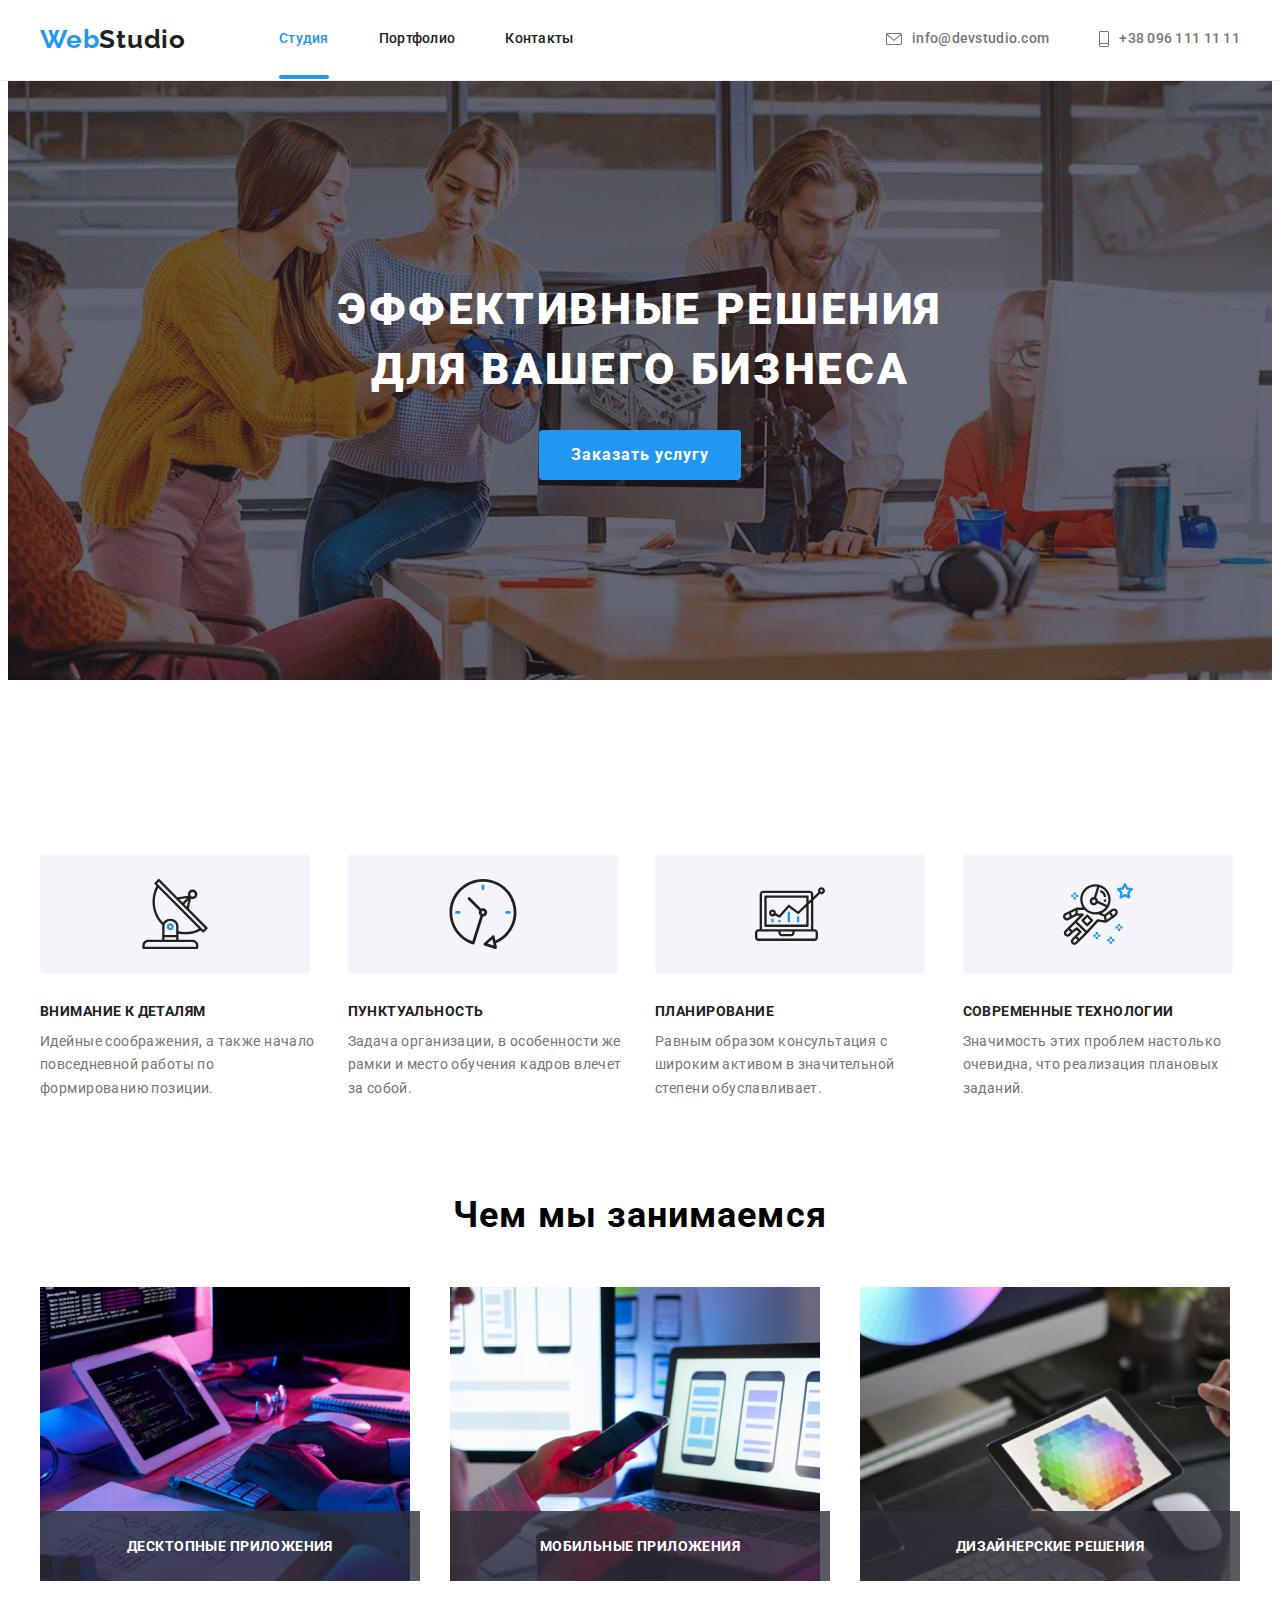
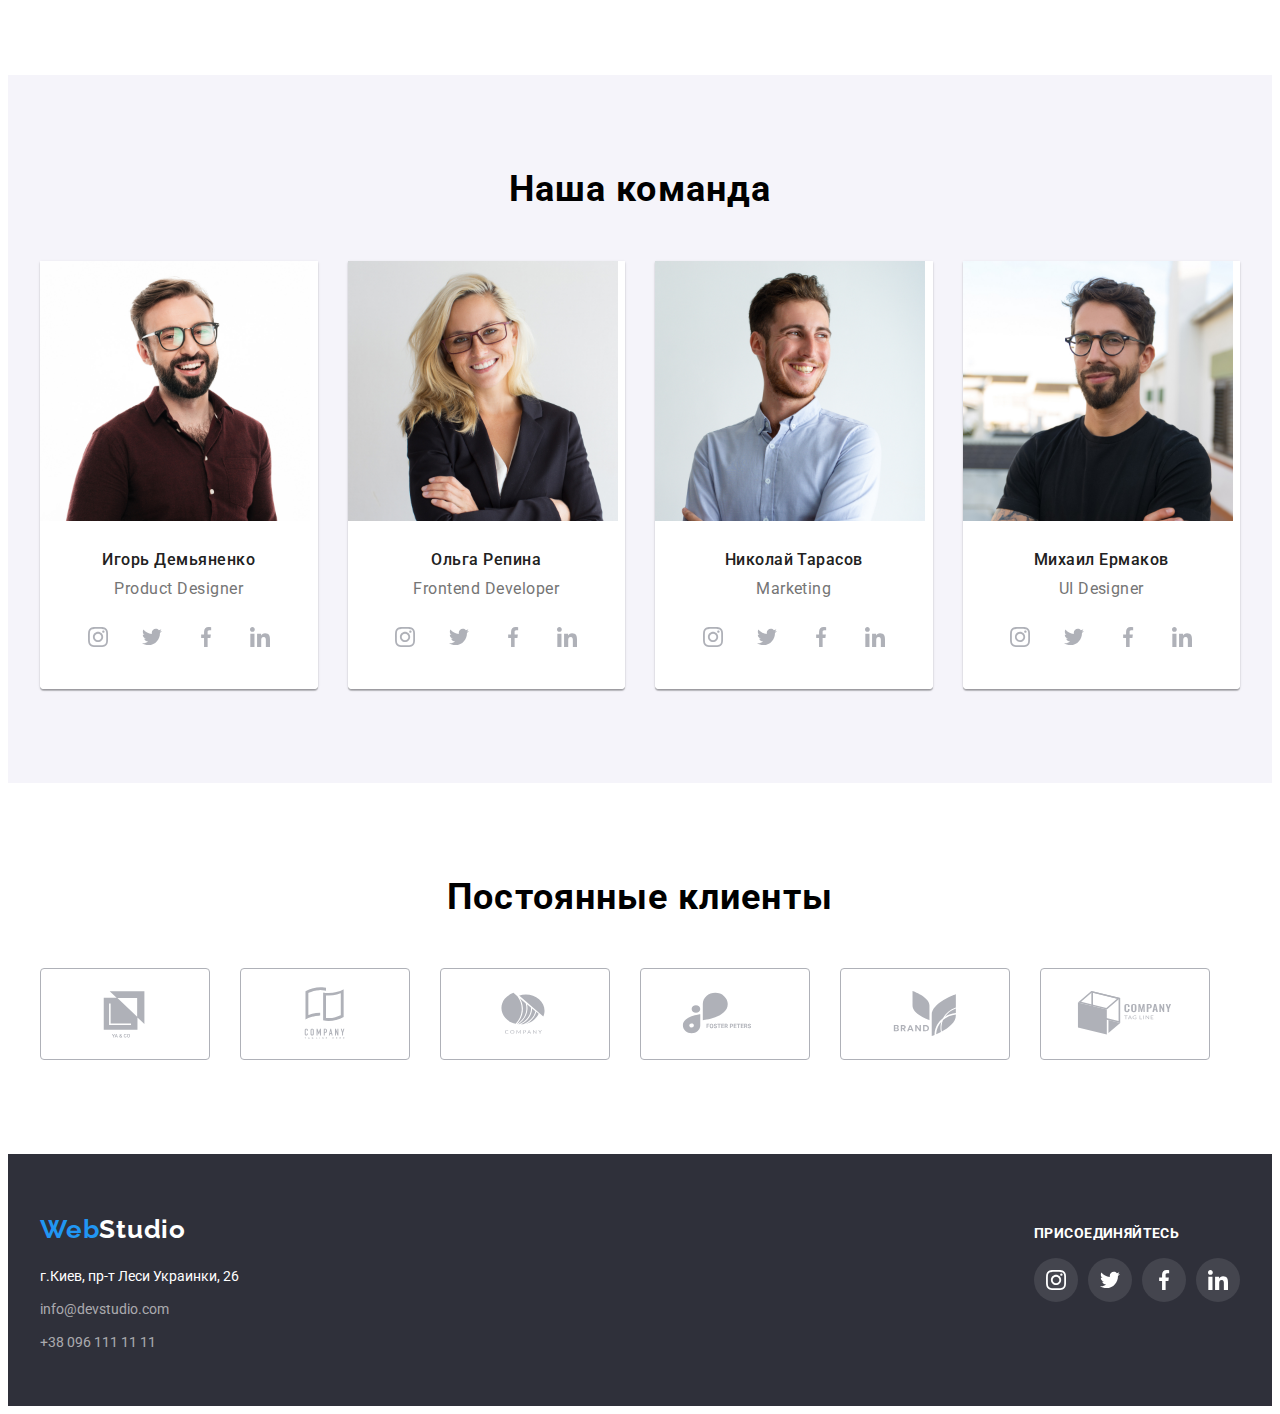
<file: index.html>
<!DOCTYPE html>
<html lang="ru">
<head>
    <meta charset="UTF-8" />
    <meta http-equiv="X-UA-Compatible" content="IE=edge" />
    <meta name="viewport" content="width=device-width, initial-scale=1.0" />
    <title>WebStudio</title>
    <link rel="stylesheet" href="https://cdnjs.cloudflare.com/ajax/libs/modern-normalize/1.1.0/modern-normalize.min.css"
        integrity="sha512-wpPYUAdjBVSE4KJnH1VR1HeZfpl1ub8YT/NKx4PuQ5NmX2tKuGu6U/JRp5y+Y8XG2tV+wKQpNHVUX03MfMFn9Q=="
        crossorigin="anonymous" referrerpolicy="no-referrer" />
    <link rel="preconnect" href="https://fonts.googleapis.com" />
    <link rel="preconnect" href="https://fonts.gstatic.com" crossorigin />
    <link
        href="https://fonts.googleapis.com/css2?family=Raleway:wght@700&family=Roboto:wght@400;500;700;900&display=swap"
        rel="stylesheet" />
    <link rel="stylesheet" href="./css/style.css" />



</head>

<body>
        <div class="backdrop is-hidden" data-modal>
            <div class="modal">
                <button class="button-close" type="button" data-modal-close><svg class="close" width="11" height="11">
                        <use href="./images/sprite.svg#icon-close"></use>
                    </svg></button>
            </div>
        </div>
    <!--header-->
    <header class="header">
        <div class="container header-content">

            <nav class="header-nav">
                <a class="header-logo link" href="/"> <span class="header-logo-part">Web</span>Studio</a>
                <ul class="menu-list list">
                    <li class="menu-item "><a class=" menu menu-link current link " href="./index.html">Студия</a></li>

                    <li class="menu-item"><a class=" menu menu-link link" href="./portfolio.html">Портфолио</a></li>
                    <li class="menu-item"><a class="menu menu-link link" href="#">Контакты</a></li>
                </ul>
            </nav>


            <ul class="menu-auto-list list">
                <li class="menu-auto-item "><a class=" menu header-mail link"
                        href="mailto:info@devstudio.com"><svg class="header-icon" width="16" height="12">
                            <use href="./images/sprite.svg#icon-mail-icon"></use>
                        </svg> info@devstudio.com</a></li>
                <li class="menu-auto-item "><a class=" menu header-tel link" 
                    href="tel:380961111111"><svg class="header-icon" width="10" height="16">
                        <use href="./images/sprite.svg#icon-smartphone-icon"></use>
                    </svg>+38 096 111 11 11</a></li>
            </ul>
        </div>
    </header>
    <!--our advantages-->
    <main class="main-section">
        <!-- hiro-->
        <section class="section section-hero ">

            <div class="container">
                <h1 class="main-title">
                    Эффективные решения
                    для вашего бизнеса
                </h1>
                <button class="main-btn" type="button" data-modal-open>Заказать услугу</button>
            </div>
        </section>

        <!--benefits-->

        <section class="section benefits-section">
            
            <div class="container">

                <h2 class="section-litle visually-hidden">Наши преимущества</h2>

                <ul class="item-benefits list">

                    <li class="list-benefits list">
                        <div class="benefits-icons">
                        <svg class="benefits-icon" width="70" height="70">
                            <use href="./images/sprite.svg#icon-ant-icon"></use>
                        </svg>
                        </div>
                        <div class="benefits-notification">
                        <h3 class="list-title-benefits">Внимание к деталям</h3>
                        <p class="text-benefits">
                            Идейные соображения, а также начало повседневной работы по
                            формированию позиции.
                        </p>
                        </div>
                    </li>

                    <li class="list-benefits list ">
                        <div class="benefits-icons">
                        <svg class="benefits-icon" width="70" height="70">
                            <use href="./images/sprite.svg#icon-clock-icon"></use>
                        </svg>
                        </div>
                        <div class="benefits-notification">
                        <h3 class="list-title-benefits">Пунктуальность</h3>
                        <p class="text-benefits">
                            Задача организации, в особенности же рамки и место обучения кадров
                            влечет за собой.
                        </p>
                        </div>
                    </li>

                    <li class="list-benefits list">
                        <div class="benefits-icons">
                        <svg class="benefits-icon" width="70" height="70">
                            <use href="./images/sprite.svg#icon-comp-icon"></use>
                        </svg>
                        </div>
                        <div class="benefits-notification">
                        <h3 class="list-title-benefits">Планирование</h3>
                        <p class="text-benefits">
                            Равным образом консультация с широким активом в значительной
                            степени обуславливает.
                        </p>
                        </div>
                    </li>

                    <li class="list-benefits list">
                        <div class="benefits-icons">
                        <svg class="benefits-icon" width="70" height="70">
                            <use href="./images/sprite.svg#icon-cosmonaut-icon"></use>
                        </svg>
                        </div>
                        <div class="benefits-notification">
                        <h3 class="list-title-benefits">Современные технологии</h3>
                        <p class="text-benefits">
                            Значимость этих проблем настолько очевидна, что реализация
                            плановых заданий.
                        </p>
                        </div>
                    </li>

                </ul>
            </div>

        </section>
        <!--what are we doing-->
        <section class="section activity-section">
            <div class="container">
                <h2 class="section-title">Чем мы занимаемся</h2>

                <ul class="item-activity">
                    <li class="activity-img list">
                        <img src="./images/img1.jpg" width="370" alt="картинка-верска-сайта" />
                        <div class="notification-container">
                            <p class="activity-notification">Десктопные приложения</p>
                        </div>
                        </li>

                        <li class="activity-img list">
                        <img src="./images/img2.jpg" width="370" alt="картинка-разработка-мобильных-приложений" />
                        <div class="notification-container">
                            <p class="activity-notification">Мобильные приложения</p>
                        </div>
                    </li>

                    <li class="activity-img list">
                        <img src="./images/img3.jpg" width="370" alt="картинка-разработка-игр" />
                        <div class="notification-container">
                            <p class="activity-notification">Дизайнерские решения</p>
                        </div>
                    </li>

                </ul>
            </div>
        </section>
        <!--team-->
        <section class="section team-seaction">
            <div class="container">
                <h2 class="section-title">Наша команда</h2>
                <ul class="item-team">

                    <li class="team-card list">
                        <img class="team-img" src="./images/img4.jpg" width="270" alt="фото-сотрудника" />
                        <div class="staff">
                            <h3 class="team-title">Игорь Демьяненко</h3>
                            <p class="team-text" lang="en">Product Designer</p>
                            <ul class="team-social list social-list">
                                <li class="social-item">
                                    <a href="" class="social-link">
                                        <svg class="social-icon" width="20" height="20">
                                            <use href="./images/sprite.svg#icon-instagram-icon"></use>
                                        </svg>
                                    </a>
                                </li>
                                <li class="social-item">
                                    <a href="" class="social-link">
                                        <svg class="social-icon" width="20" height="20">
                                            <use href="./images/sprite.svg#icon-twitter-icon"></use>
                                        </svg>
                                    </a>
                                </li>
                                <li class="social-item">
                                    <a href="" class="social-link">
                                        <svg class="social-icon" width="20" height="20">
                                            <use href="./images/sprite.svg#icon-facebook-icon"></use>
                                        </svg>
                                    </a>
                                </li><li class="social-item">
                                    <a href="" class="social-link">
                                        <svg class="social-icon" width="20" height="20">
                                            <use href="./images/sprite.svg#icon-linkedin-icon"></use>
                                        </svg>
                                    </a>
                                </li>
                            </ul>
                        </div>
                    </li>
                    <li class="team-card list">
                        <img class="team-img" src="./images/img5.jpg" width="270"
                            alt="фото-сотрудника" />
                        <div class="staff">
                            <h3 class="team-title">Ольга Репина</h3>
                            <p class="team-text" lang="en">Frontend Developer</p>
                                                        <ul class="team-social list social-list">
                                <li class="social-item">
                                    <a href="" class="social-link">
                                        <svg class="social-icon" width="20" height="20">
                                            <use href="./images/sprite.svg#icon-instagram-icon"></use>
                                        </svg>
                                    </a>
                                </li>
                                <li class="social-item">
                                    <a href="" class="social-link">
                                        <svg class="social-icon" width="20" height="20">
                                            <use href="./images/sprite.svg#icon-twitter-icon"></use>
                                        </svg>
                                    </a>
                                </li>
                                <li class="social-item">
                                    <a href="" class="social-link">
                                        <svg class="social-icon" width="20" height="20">
                                            <use href="./images/sprite.svg#icon-facebook-icon"></use>
                                        </svg>
                                    </a>
                                </li><li class="social-item">
                                    <a href="" class="social-link">
                                        <svg class="social-icon" width="20" height="20">
                                            <use href="./images/sprite.svg#icon-linkedin-icon"></use>
                                        </svg>
                                    </a>
                                </li>
                        </div>
                    </li>
                    <li class="team-card list">
                        <img class="team-img" src="./images/img6.jpg" width="270" alt="фото-сотрудника" />
                        <div class="staff">
                            <h3 class="team-title">Николай Тарасов</h3>
                            <p class="team-text" lang="en">Marketing</p>
                                                        <ul class="team-social list social-list">
                                <li class="social-item">
                                    <a href="" class="social-link">
                                        <svg class="social-icon" width="20" height="20">
                                            <use href="./images/sprite.svg#icon-instagram-icon"></use>
                                        </svg>
                                    </a>
                                </li>
                                <li class="social-item">
                                    <a href="" class="social-link">
                                        <svg class="social-icon" width="20" height="20">
                                            <use href="./images/sprite.svg#icon-twitter-icon"></use>
                                        </svg>
                                    </a>
                                </li>
                                <li class="social-item">
                                    <a href="" class="social-link">
                                        <svg class="social-icon" width="20" height="20">
                                            <use href="./images/sprite.svg#icon-facebook-icon"></use>
                                        </svg>
                                    </a>
                                </li><li class="social-item">
                                    <a href="" class="social-link">
                                        <svg class="social-icon" width="20" height="20">
                                            <use href="./images/sprite.svg#icon-linkedin-icon"></use>
                                        </svg>
                                    </a>
                                </li>
                        </div>
                    </li>
                    <li class="team-card list">
                        <img class="team-img" src="./images/img7.jpg" width="270" alt="фото-сотрудника" />
                        <div class="staff">
                            <h3 class="team-title">Михаил Ермаков</h3>
                            <p class="team-text" lang="en">UI Designer</p>
                                                        <ul class="team-social list social-list">
                                <li class="social-item">
                                    <a href="" class="social-link">
                                        <svg class="social-icon" width="20" height="20">
                                            <use href="./images/sprite.svg#icon-instagram-icon"></use>
                                        </svg>
                                    </a>
                                </li>
                                <li class="social-item">
                                    <a href="" class="social-link">
                                        <svg class="social-icon" width="20" height="20">
                                            <use href="./images/sprite.svg#icon-twitter-icon"></use>
                                        </svg>
                                    </a>
                                </li>
                                <li class="social-item">
                                    <a href="" class="social-link">
                                        <svg class="social-icon" width="20" height="20">
                                            <use href="./images/sprite.svg#icon-facebook-icon"></use>
                                        </svg>
                                    </a>
                                </li>
                                <li class="social-item">
                                    <a href="" class="social-link">
                                        <svg class="social-icon" width="20" height="20">
                                            <use href="./images/sprite.svg#icon-linkedin-icon"></use>
                                        </svg>
                                    </a>
                                </li>

                        </div>
                    </li>
             </ul>
            </div>
        </section>
        <!--Regular customers-->
        <section class="customers-section section">
            <h2 class="section-title">Постоянные клиенты</h2>
            <ul class="customers-items container">
                <li class="customers-item list">
                    <a href="" class="customers-interactive">
                        <svg class="customers-icon" width="106" height="60">
                        <use href="./images/sprite.svg#icon-logo-1"></use>
                    </svg>
                    </a>
                </li> 
                
                <li class="customers-item list">
                    <a href="" class="customers-interactive">
                        <svg class="customers-icon icon" width="106" height="60">
                            <use href="./images/sprite.svg#icon-logo-2"></use>
                        </svg>
                    </a>
                </li>

                <li class="customers-item list">
                    <a href="" class="customers-interactive">
                        <svg class="customers-icon icon" width="106" height="60">
                            <use href="./images/sprite.svg#icon-logo-3"></use>
                        </svg>
                    </a>
                </li>

                <li class="customers-item list">
                    <a href="" class="customers-interactive">
                        <svg class="customers-icon icon" width="106" height="60">
                            <use href="./images/sprite.svg#icon-logo-4"></use>
                        </svg>
                    </a>
                </li>

                <li class="customers-item list">
                    <a href="" class="customers-interactive">
                        <svg class="customers-icon icon" width="106" height="60">
                            <use href="./images/sprite.svg#icon-logo-5"></use>
                        </svg>
                    </a>
                </li>

                <li class="customers-item list">
                    <a href="" class="customers-interactive">
                        <svg class="customers-icon icon" width="106" height="60">
                            <use href="./images/sprite.svg#icon-logo-6"></use>
                        </svg>
                    </a>
                </li>
            </ul>
        </section>
    </main>
    <!--footer-->
    <footer class="footer">

    <div class="container footer-container">
        <div class="footer-left">
                        <a class="footer-logo link" 
                        href="/"><span class="header-logo-part">Web</span>Studio</a>

            <address class="address">
                <ul class="adress-item">
                        <li class="adress-list list"><a class="adress-area link" 
                        href="">г.Киев, пр-т Леси Украинки, 26</a>
                        </li>

                        <li class="adress-list list"><a class="adress-mail link"
                            href="mailto:info@devstudio.com">info@devstudio.com</a>
                        </li>

                        <li class="adress-list list"><a class="adress-tel link" 
                            href="tel:380961111111">+38 096 111 11 11</a>
                        </li>
                </ul>
            </address>
        </div>
        <div class="footer-rihgt">       
                <h3 class="join">присоединяйтесь</h3>

                <ul class="footer-social list footer-social-list">

                    <li class="footer-social-item">
                        <a href="" class="footer-social-link">
                            <svg class="footer-social-icon" width="20" height="20">
                                <use href="./images/sprite.svg#icon-instagram-icon"></use>
                            </svg>
                        </a>
                    </li>

                    <li class="footer-social-item">
                        <a href="" class="footer-social-link">
                            <svg class="footer-social-icon" width="20" height="20">
                                <use href="./images/sprite.svg#icon-twitter-icon"></use>
                            </svg>
                        </a>
                    </li>

                    <li class="footer-social-item">
                        <a href="" class="footer-social-link">
                            <svg class="footer-social-icon" width="20" height="20">
                                <use href="./images/sprite.svg#icon-facebook-icon"></use>
                            </svg>
                        </a>
                    </li>

                    <li class="footer-social-item">
                        <a href="" class="footer-social-link">
                            <svg class="footer-social-icon" width="20" height="20">
                                <use href="./images/sprite.svg#icon-linkedin-icon"></use>
                            </svg>
                        </a>
                    </li>

                </ul>
        </div>
    </div>
    </footer>
    <script src="./js/modal.js"></script>
</body>

</html>
</file>
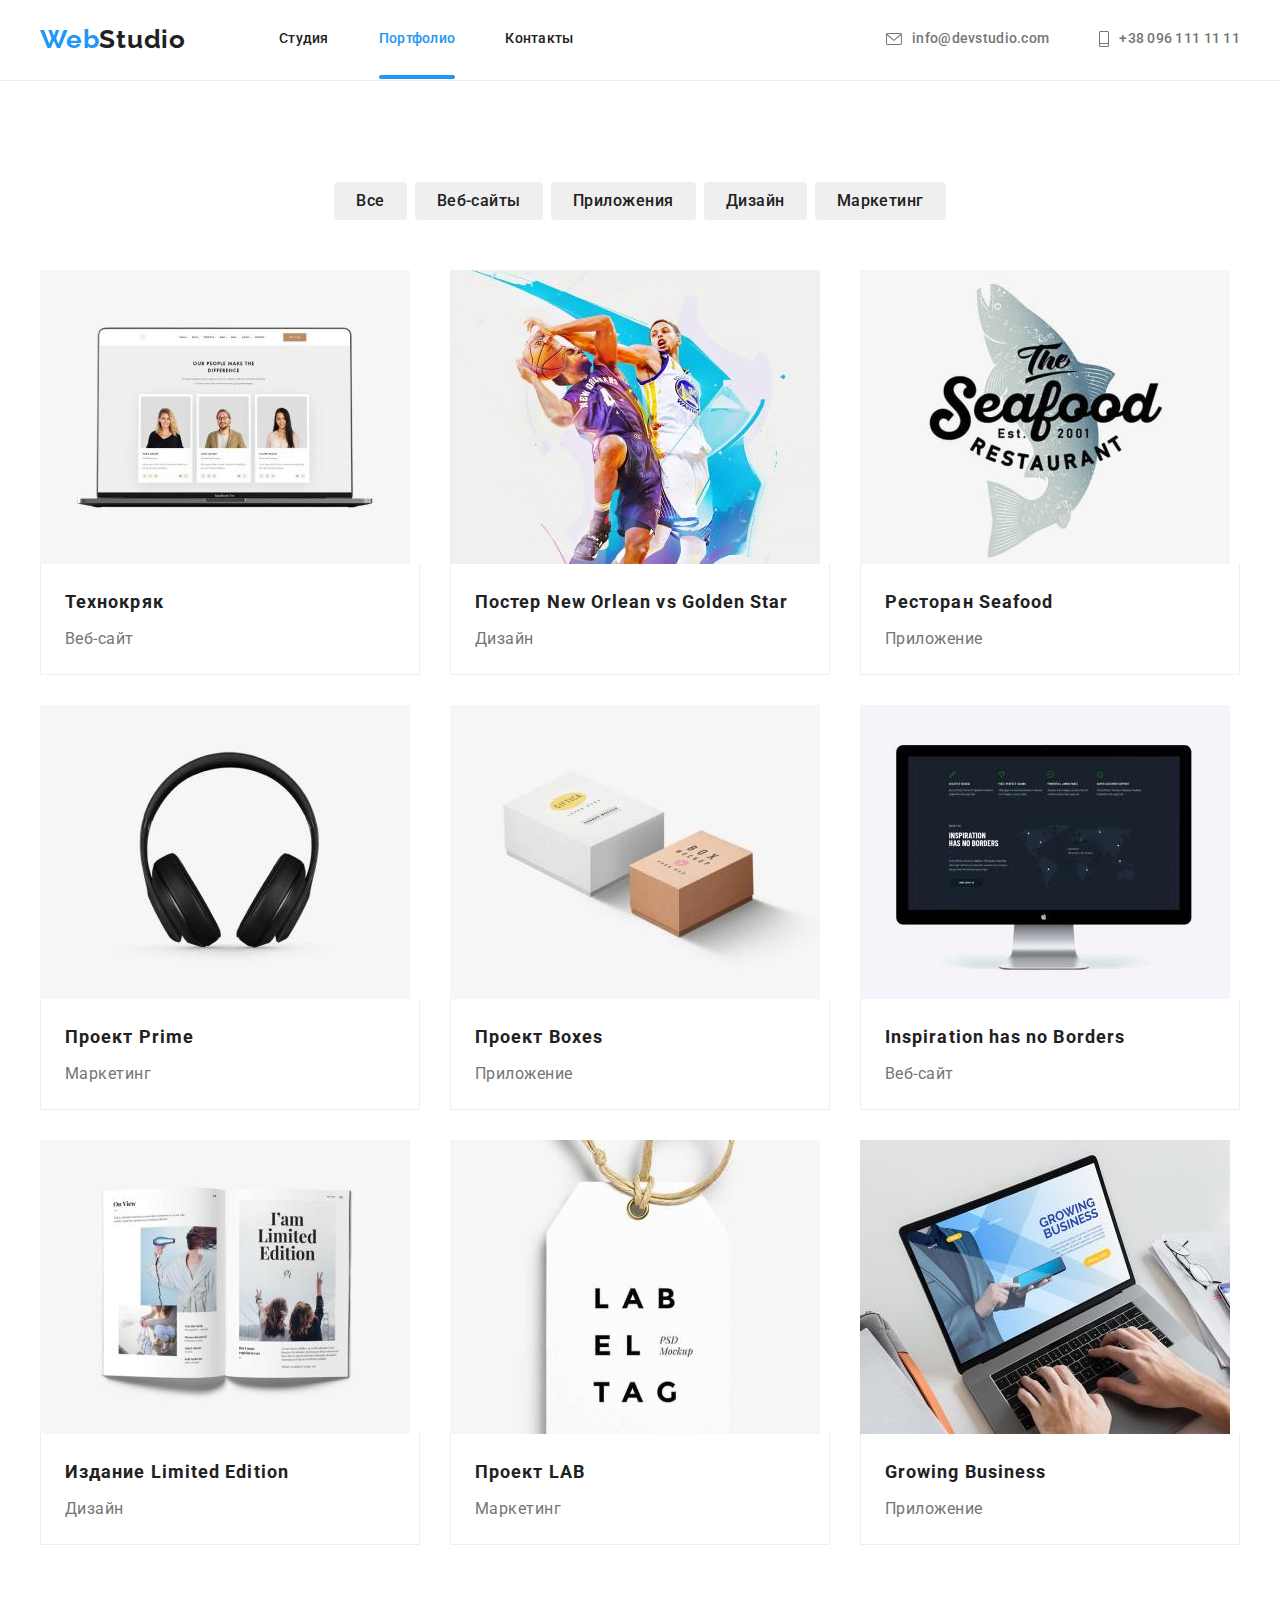
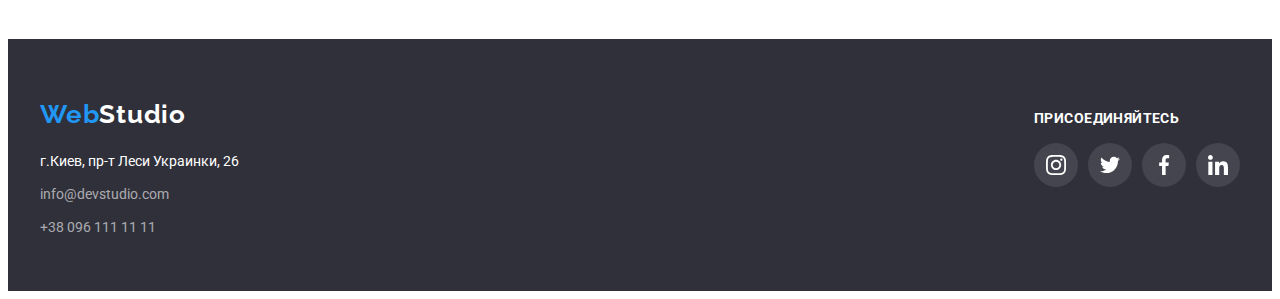
<file: portfolio.html>
<!DOCTYPE html>
<html lang="ru">
<head>
    <meta charset="UTF-8" />
    <meta http-equiv="X-UA-Compatible" content="IE=edge" />
    <meta name="viewport" content="width=device-width, initial-scale=1.0" />
    <title>WebStudio</title>
    <link rel="stylesheet" href="https://cdnjs.cloudflare.com/ajax/libs/modern-normalize/1.1.0/modern-normalize.min.css"
        integrity="sha512-wpPYUAdjBVSE4KJnH1VR1HeZfpl1ub8YT/NKx4PuQ5NmX2tKuGu6U/JRp5y+Y8XG2tV+wKQpNHVUX03MfMFn9Q=="
        crossorigin="anonymous" referrerpolicy="no-referrer" />
    <link rel="preconnect" href="https://fonts.googleapis.com" />
    <link rel="preconnect" href="https://fonts.gstatic.com" crossorigin>
    <link
        href="https://fonts.googleapis.com/css2?family=Raleway:wght@700&family=Roboto:wght@400;500;700;900&display=swap"
        rel="stylesheet" />
    <link rel="stylesheet" href="./css/style.css" />
</head>
<body>
    <!--header-->
    <header class="header">
        <div class="container header-content">
    
            <nav class="header-nav">
                <a class="header-logo link" href="/"> <span class="header-logo-part">Web</span>Studio</a>
                <ul class="menu-list list">
                    <li class="menu-item "><a class=" menu menu-link link " href="./index.html">Студия</a></li>
    
                    <li class="menu-item"><a class=" menu menu-link current link" href="./portfolio.html">Портфолио</a></li>
                    <li class="menu-item"><a class="menu menu-link link" href="#">Контакты</a></li>
                </ul>
            </nav>
    
    
            <ul class="menu-auto-list list">
                <li class="menu-auto-item "><a class=" menu header-mail link" href="mailto:info@devstudio.com"><svg
                            class="header-icon" width="16" height="12">
                            <use href="./images/sprite.svg#icon-mail-icon"></use>
                        </svg> info@devstudio.com</a></li>
                <li class="menu-auto-item "><a class=" menu header-tel link" href="tel:380961111111"><svg
                            class="header-icon" width="10" height="16">
                            <use href="./images/sprite.svg#icon-smartphone-icon"></use>
                        </svg>+38 096 111 11 11</a></li>
            </ul>
        </div>
    </header>
    <!--main section-->
    <main>
        <section class=" section section-portfolio ">
            <div class="container">
                <h1 class="main-title-portfolio visually-hidden">Портфолио</h1>
                <h2 class="title-filters visually-hidden">Фильтры</h2>
                <ul class="item-menu-filters">
                    <li class="menu-list-filters list"><button class="btn-filters" type="button">Все</button></li>
                    <li class="menu-list-filters list"><button class="btn-filters" type="button">Веб-сайты</button></li>
                    <li class="menu-list-filters list"><button class="btn-filters" type="button">Приложения</button></li>
                    <li class="menu-list-filters list"><button class="btn-filters" type="button">Дизайн</button></li>
                    <li class="menu-list-filters list"><button class="btn-filters" type="button">Маркетинг</button></li>
                </ul>

                <h2 class="title-projects visually-hidden">Проекты</h2>
                <ul class="item-projects ">
                    <li class="list-projects list link ">
                        <a href="" class="link projects-interactive">
                            <div class="project-card">
                                <img class="link-projects link" src="./images/img8.jpg" alt="страница веб-сайта" width="370" />
                                <div class="project-overlay">
                                    <p class="overlay-text">Технокряк это современная площадка распространения коронавируса. Компании используют эту платформу для цифрового
                                    шпионажа и атак на защищённые сервера конкурентов.</p>
                                </div>
                            </div>
                            <div class="project-description">
                                <h3 class="title-img">Технокряк</h3>
                                <p class="text-projects">Веб-сайт</p>
                            </div>
                        </a>
                    </li>
                    <li class="list-projects list ">
                        <a href="" class="link projects-interactive">
                            <div class="project-card">
                                <img class="link-projects link" src="./images/img9.jpg" alt="постер игры в баскетбол" width="370" />
                                <div class="project-overlay">
                                    <p class="overlay-text">Технокряк это современная площадка распространения коронавируса. Компании используют эту платформу для цифрового
                                    шпионажа и атак на защищённые сервера конкурентов.</p>
                                </div>
                            </div>
                            <div class="project-description">
                                <h3 class="title-img">Постер <span lang="en">New Orlean vs Golden Star</span></h3>
                                <p class="text-projects">Дизайн</p>
                            </div>
                        </a>
                    </li>
                    <li class="list-projects list ">
                        <a href="" class="link projects-interactive">
                            <div class="project-card">
                                <img class="link-projects link" src="./images/img10.jpg" alt="лого ресторана" width="370" />
                                <div class="project-overlay">
                                    <p class="overlay-text">Технокряк это современная площадка распространения коронавируса. Компании используют эту
                                        платформу для цифрового
                                        шпионажа и атак на защищённые сервера конкурентов.</p>
                                </div>
                            </div>
                        <div class="project-description">
                            <h3 class="title-img">Ресторан <span lang="en">Seafood</span></h3>
                            <p class="text-projects">Приложение</p>
                        </div>
                    </a>
                    </li>
                    <li class="list-projects list ">
                        <a href="" class="link projects-interactive">
                            <div class="project-card">
                                <img class="link-projects link" src="./images/img11.jpg" alt="наушники" width="370" />
                                <div class="project-overlay">
                                    <p class="overlay-text">Технокряк это современная площадка распространения коронавируса. Компании используют эту
                                        платформу для цифрового
                                        шпионажа и атак на защищённые сервера конкурентов.</p>
                                </div>
                            </div>
                            <div class="project-description">
                                <h3 class="title-img">Проект <span lang="en">Prime</span></h3>
                                <p class="text-projects">Маркетинг</p>
                            </div>
                        </a>
                    </li>
                    <li class="list-projects list ">
                        <a href="" class="link projects-interactive">
                            <div class="project-card">
                                <img class="link-projects link" src="./images/img12.jpg" alt="коробки" width="370" />
                                <div class="project-overlay">
                                    <p class="overlay-text">Технокряк это современная площадка распространения коронавируса. Компании используют эту
                                        платформу для цифрового
                                        шпионажа и атак на защищённые сервера конкурентов.</p>
                                </div>
                            </div>
                            <div class="project-description">
                                <h3 class="title-img">Проект <span lang="en">Boxes</span></h3>
                                <p class="text-projects">Приложение</p>
                            </div>
                        </a>
                    </li>
                    <li class="list-projects list ">
                        <a href="" class="link projects-interactive">
                            <div class="project-card">
                                <img class="link-projects link" src="./images/img13.jpg" alt="комьпьютер" width="370" />
                                <div class="project-overlay">
                                    <p class="overlay-text">Технокряк это современная площадка распространения коронавируса. Компании используют эту
                                        платформу для цифрового
                                        шпионажа и атак на защищённые сервера конкурентов.</p>
                                </div>
                            </div>
                            <div class="project-description">
                                <h3 class="title-img" lang="en">Inspiration has no Borders</h3>
                                <p class="text-projects">Веб-сайт</p>
                            </div>
                        </a>
                    </li>
                    <li class="list-projects list">
                        <a href="" class="link projects-interactive">
                            <div class="project-card">
                                <img class="link-projects link" src="./images/img14.jpg" alt="книга" width="370" />
                                <div class="project-overlay">
                                    <p class="overlay-text">Технокряк это современная площадка распространения коронавируса. Компании используют эту
                                        платформу для цифрового
                                        шпионажа и атак на защищённые сервера конкурентов.</p>
                                </div>
                            </div>
                            <div class="project-description">
                                <h3 class="title-img">Издание <span lang="en">Limited Edition</span></h3>
                                <p class="text-projects">Дизайн</p>
                            </div>
                        </a>
                    </li>
                    <li class="list-projects list">
                        <a href="" class="link projects-interactive">
                            <div class="project-card">
                                <img class="link-projects link" src="./images/img15.jpg" alt="бирка" width="370" />
                                <div class="project-overlay">
                                    <p class="overlay-text">Технокряк это современная площадка распространения коронавируса. Компании используют эту
                                        платформу для цифрового
                                        шпионажа и атак на защищённые сервера конкурентов.</p>
                                </div>
                            </div>
                            <div class="project-description">
                                <h3 class="title-img">Проект <span lang="en"> LAB</span></h3>
                                <p class="text-projects">Маркетинг</p>
                            </div>
                        </a>
                    </li>
                    <li class="list-projects list">
                        <a href="" class="link projects-interactive">
                            <div class="project-card">
                                <img class="link-projects link" src="./images/img16.jpg" alt="ноутбук" width="370" />
                                <div class="project-overlay">
                                    <p class="overlay-text">Технокряк это современная площадка распространения коронавируса. Компании используют эту
                                        платформу для цифрового
                                        шпионажа и атак на защищённые сервера конкурентов.</p>
                                </div>
                            </div>
                            <div class="project-description">
                                <h3 class="title-img" lang="en">Growing Business</h3>
                                <p class="text-projects">Приложение</p>
                            </div>
                        </a>
                    </li>
                </ul>
            </div>
        </section>
    </main>
    <!--footer-->
    <footer class="footer">
    
        <div class="container footer-container">
            <div class="footer-left">
                <a class="footer-logo link" href="/"><span class="header-logo-part">Web</span>Studio</a>
    
                <address class="address">
                    <ul class="adress-item">
                        <li class="adress-list list"><a class="adress-area link" href="">г.Киев, пр-т Леси Украинки, 26</a>
                        </li>
    
                        <li class="adress-list list"><a class="adress-mail link"
                                href="mailto:info@devstudio.com">info@devstudio.com</a>
                        </li>
    
                        <li class="adress-list list"><a class="adress-tel link" href="tel:380961111111">+38 096 111 11
                                11</a>
                        </li>
                    </ul>
                </address>
            </div>
            <div class="footer-rihgt">
                <h3 class="join">присоединяйтесь</h3>
    
                <ul class="footer-social list footer-social-list">
    
                    <li class="footer-social-item">
                        <a href="" class="footer-social-link">
                            <svg class="footer-social-icon" width="20" height="20">
                                <use href="./images/sprite.svg#icon-instagram-icon"></use>
                            </svg>
                        </a>
                    </li>
    
                    <li class="footer-social-item">
                        <a href="" class="footer-social-link">
                            <svg class="footer-social-icon" width="20" height="20">
                                <use href="./images/sprite.svg#icon-twitter-icon"></use>
                            </svg>
                        </a>
                    </li>
    
                    <li class="footer-social-item">
                        <a href="" class="footer-social-link">
                            <svg class="footer-social-icon" width="20" height="20">
                                <use href="./images/sprite.svg#icon-facebook-icon"></use>
                            </svg>
                        </a>
                    </li>
    
                    <li class="footer-social-item">
                        <a href="" class="footer-social-link">
                            <svg class="footer-social-icon" width="20" height="20">
                                <use href="./images/sprite.svg#icon-linkedin-icon"></use>
                            </svg>
                        </a>
                    </li>
    
                </ul>
            </div>
        </div>
    </footer>
</body>

</html>
</file>
<file: css/style.css>
:root {
	--header-color: #212121;
	--second-header-color: #ffffff;
	--primary-text-color: #757575;
	--second-text-color: #ffffff;
	--third-text-color: #212121;
	--accent-text-color: #2196f3;
	--primary-title-color: #212121;
	--second-title-color: #ffffff;
	--main-background-color: #ffffff;
	--first-background-color: #2f303a;
	--second-background-color: #2196f3;
	--third-background-color: #f5f4fa;
	--hover-color: #188ce8;
	--border-header-color: #ececec;
	--border-portfolio-color: #eeeeee;
}

body {
	font-family: "Roboto", Verdana, Geneva, Tahoma, sans-serif;
	font-size: 14px;
	font-style: normal;
	font-weight: 400;
	line-height: 1.71;
	background-color: var(--main-background-color);
}

.visually-hidden {
	position: absolute;
	white-space: nowrap;
	width: 1px;
	height: 1px;
	overflow: hidden;
	border: 0;
	padding: 0;
	clip: rect(0 0 0 0);
	clip-path: inset(50%);
	margin: -1px;
}

/*utilities*/

p,
h1,
h2,
h3,
h4,
h5,
h6,
ul {
	margin: 0;
	padding: 0;
}

img {
	display: block;
}

.list {
	list-style: none;
}

.link {
	text-decoration: none;
}

/*container blank*/

.container {
	width: 1200px;
	padding-left: 15px;
	padding-right: 15px;
	margin-left: auto;
	margin-right: auto;
}

.section {
	padding-top: 94px;
	padding-bottom: 94px;
}

/*modal*/

.backdrop {
	position: fixed;
	width: 100vw;
	height: 100vh;
	left: 0;
	top: 0;
	background: rgba(0, 0, 0, 0.2);
	z-index: 9999;
	opacity: 1;
	transition: opacity 250ms cubic-bezier(0.4, 0, 0.2, 1);
}

.backdrop.is-hidden {
	visibility: hidden;
	opacity: 0;
	pointer-events: none;
}

.backdrop.is-hidden .modal {
	transform: translate(-50%, -50%) scale(0.3);
	opacity: 0;
}

.modal {
	padding: 40px 39px 40px 41px;
	position: absolute;
	min-width: 528px;
	min-height: 581px;
	left: 50%;
	top: 50%;
	background: var(--second-text-color);
	box-shadow: 0px 1px 3px rgba(0, 0, 0, 0.12), 0px 1px 1px rgba(0, 0, 0, 0.14), 0px 2px 1px rgba(0, 0, 0, 0.2);
	border-radius: 4px;
	transform: translate(-50%, -50%) scale(1);
	opacity: 1;
	transition: transform 250ms cubic-bezier(0.4, 0, 0.2, 1), opacity 250ms cubic-bezier(0.4, 0, 0.2, 1);
}

.button-close {
	position: absolute;
	width: 30px;
	height: 30px;
	left: 490px;
	top: 8px;
	display: flex;
	justify-content: center;
	align-items: center;
	border-radius: 50%;
	background: var(--second-text-color);
	border: 1px solid rgba(0, 0, 0, 0.1);
	box-sizing: border-box;
	cursor: pointer;
}

.close {
	display: block;
	transition-property: fill;
	transition-duration: 250ms;
	transition-timing-function: cubic-bezier(0.4, 0, 0.2, 1);
}

.button-close:hover .close,
.button-close:focus .close {
	fill: var(--hover-color);
}

.modal-title {
	font-style: normal;
	font-weight: bold;
	font-size: 20px;
	line-height: 0.86;
	text-align: center;
	letter-spacing: 0.03em;
	color: var(--header-color);
	margin-bottom: 12px;
}

.hiro-form {
	width: 448px;
	min-height: 200px;
	margin: 0 auto;
}

.hiro-form-text {
	display: block;
	margin-bottom: 10px;
	font-style: normal;
	font-weight: normal;
	font-size: 12px;
	line-height: 1.16;
	/* identical to box height */
	letter-spacing: 0.01em;
	color: var(--primary-text-color);
}

.hiro-form-input {
	outline: none;
	margin-top: 4px;
	width: 100%;
	min-height: 40px;
	padding-left: 42px;
	border: 1px solid rgba(33, 33, 33, 0.2);
	box-sizing: border-box;
	border-radius: 4px;
	cursor: pointer;
	transition-property: border-color;
	transition-duration: 250ms;
	transition-timing-function: cubic-bezier(0.4, 0, 0.2, 1);
}

.hiro-comment-text {
	display: block;
	margin-bottom: 20px;
}

.hiro-comment-input {
	outline: none;
	margin-top: 4px;
	width: 100%;
	min-height: 120px;
	padding: 12px 16px;
	resize: none;
	border: 1px solid rgba(33, 33, 33, 0.2);
	box-sizing: border-box;
	border-radius: 4px;
	transition-property: border-color;
	transition-duration: 250ms;
	transition-timing-function: cubic-bezier(0.4, 0, 0.2, 1);
}

.hiro-comment-input:focus,
.hiro-comment-input:hover {
	border-color: var(--hover-color);
}

.modal-form-block {
	position: relative;
	display: block;
	color: var(--primary-title-color);
}

.modal-form-icon {
	display: block;
	position: absolute;
	top: 11px;
	left: 12px;
	transition-property: fill;
	transition-duration: 250ms;
	transition-timing-function: cubic-bezier(0.4, 0, 0.2, 1);
}

.hiro-form-input:hover,
.hiro-form-input:focus {
	border-color: var(--hover-color);
}

.modal-form-icon:hover,
.modal-form-icon:focus {
	fill: var(--hover-color);
}

.modal-form-icon:hover .hiro-form-input,
.modal-form-icon:focus .hiro-form-input {
	border-color: var(--hover-color);
}

.hiro-form-input:hover + .modal-form-icon,
.hiro-form-input:focus + .modal-form-icon {
	fill: var(--hover-color);
}

.check {
	display: flex;
	align-items: center;
	justify-content: center;
	margin-bottom: 30px;
	font-style: normal;
	font-weight: normal;
	font-size: 14px;
	line-height: 1.71;
	/* identical to box height, or 171% */
	letter-spacing: 0.03em;
	color: var(--primary-text-color);
}

.check-input {
	-webkit-appearance: none;
	-moz-appearance: none;
	appearance: none;
}

.check-box {
	width: 16px;
	height: 15px;
	margin-right: 9px;
	background-image: url(../images/rec\ 1.svg);
	transition-property: beckground-image;
	transition-duration: 250ms;
	transition-timing-function: cubic-bezier(0.4, 0, 0.2, 1);
}

.check-input:checked + .check-box {
	background-image: url(../images/icon\ check.svg);
}

.check-input:focus + .check-box {
	background-image: url(../images/rec\ 2.svg);
}

.check-input:checked:focus + .check-box {
	background-image: url(../images/icon\ check\ 2.svg);
}

.check-input:hover + .check-box {
	background-image: url(../images/rec\ 2.svg);
}

.check-input:checked:hover + .check-box {
	background-image: url(../images/icon\ check\ 2.svg);
}

.check-box-linc {
	font-style: normal;
	font-weight: normal;
	font-size: 14px;
	line-height: 1.71;
	/* identical to box height, or 171% */
	letter-spacing: 0.03em;
	color: var(--accent-text-color);
}

.hiro-form-button {
	margin: 0 auto;
	display: block;
	width: 200px;
	min-height: 50px;
	border: none;
	background: #2196f3;
	box-shadow: 0px 4px 4px rgba(0, 0, 0, 0.15);
	border-radius: 4px;
	cursor: pointer;
	font-style: normal;
	font-weight: bold;
	font-size: 16px;
	line-height: 1.86;
	/* identical to box height, or 187% */
	letter-spacing: 0.06em;
	color: var(--second-text-color);
	transition-property: background-color, box-shadow;
	transition-duration: 250ms;
	transition-timing-function: cubic-bezier(0.4, 0, 0.2, 1);
}

.hiro-form-button:focus,
.hiro-form-button:hover {
	background: #188ce8;
	box-shadow: 0px 4px 4px rgba(0, 0, 0, 0.15);
	border-radius: 4px;
}

/*header*/

.header {
	border-bottom: 1px solid var(--border-header-color);
	padding-top: 24px;
	padding-bottom: 25px;
	width: 100vw;
	background-color: var(--second-text-color);
	position: fixed;
	top: 0;
	left: 0;
	z-index: 2;
}

.menu-list {
	display: flex;
}

.menu-item:not(:last-child) {
	margin-right: 50px;
}

.header-nav {
	display: flex;
	align-items: center;
}

.menu-auto-list {
	display: flex;
	margin-left: auto;
}

.menu-auto-item:not(:last-child) {
	margin-right: 50px;
}

.menu-auto-item {
	display: flex;
	align-items: center;
}

.header-content {
	display: flex;
	align-items: center;
}

.header-logo {
	margin-right: 93px;
}

.header-logo,
.footer-logo {
	font-family: Raleway;
	font-weight: bold;
	font-size: 26px;
	line-height: 1.19;
	letter-spacing: 0.03em;
	color: var(--header-color);
}

.header-logo-part {
	color: var(--accent-text-color);
}

.menu {
	font-weight: 500;
	font-size: 14px;
	line-height: 1.14;
	letter-spacing: 0.02em;
	color: var(--primary-text-color);
}

.menu-link {
	display: flex;
	position: relative;
	color: var(--header-color);
	transition-property: color;
	transition-duration: 250ms;
	transition-timing-function: cubic-bezier(0.4, 0, 0.2, 1);
}

.current {
	color: var(--accent-text-color);
}

.menu-link.current::after {
	content: "";
	position: absolute;
	top: 44px;
	width: 100%;
	height: 4px;
	border-radius: 2px;
	background: var(--accent-text-color);
}

.menu-link:hover,
.menu-link:focus {
	color: var(--accent-text-color);
}

.header-mail,
.header-tel {
	color: var(--primary-text-color);
	display: flex;
	align-items: center;
	transition-property: color;
	transition-duration: 250ms;
	transition-timing-function: cubic-bezier(0.4, 0, 0.2, 1);
}

.header-icon {
	margin-right: 10px;
	fill: var(--primary-text-color);
	transition-property: fill;
	transition-duration: 250ms;
	transition-timing-function: cubic-bezier(0.4, 0, 0.2, 1);
}

.header-mail:hover,
.header-mail:focus,
.header-tel:hover,
.header-tel:focus {
	color: var(--accent-text-color);
}

.header-mail:hover .header-icon,
.header-mail:focus .header-icon,
.header-tel:hover .header-icon,
.header-tel:focus .header-icon {
	fill: var(--accent-text-color);
}

/*hiro*/

.section-hero {
	text-align: center;
	background-color: var(--first-background-color);
	background-size: cover;
	background-position: center;
	background-repeat: no-repeat;
	padding-bottom: 200px;
	padding-top: 200px;
	max-width: 1600px;
	margin: 80px auto;
	background-image: linear-gradient(rgba(47, 48, 58, 0.4), rgba(47, 48, 58, 0.4)), url(../images/img.17.jpg);
}

.main-title {
	width: 696px;
	margin: 0 auto 30px;
	font-weight: 900;
	font-size: 44px;
	line-height: 1.36;
	/* or 136% */
	letter-spacing: 0.06em;
	text-transform: uppercase;
	color: var(--second-title-color);
}

.main-btn {
	display: block;
	margin: 0 auto;
	padding: 10px 32px;
	min-width: 200px;
	border-radius: 4px;
	border: none;
	font-family: inherit;
	font-weight: bold;
	font-size: 16px;
	line-height: 1.87;
	letter-spacing: 0.06em;
	/* identical to box height, or 187% */
	color: var(--second-text-color);
	background-color: var(--second-background-color);
	cursor: pointer;
	transition-property: background-color, box-shadow;
	transition-duration: 250ms;
	transition-timing-function: cubic-bezier(0.4, 0, 0.2, 1);
}

.main-btn:hover,
.main-btn:focus {
	color: var(--second-text-color);
	background-color: var(--hover-color);
	box-shadow: 0px 4px 4px rgba(0, 0, 0, 0.15);
	border-radius: 4px;
}

/*benefits*/

.benefits-icons {
	width: 270px;
	height: 120px;
	box-sizing: border-box;
	background: #f5f4fa;
	border-radius: 4px;
	fill: var(--third-text-color);
	display: flex;
	align-items: center;
	justify-content: center;
	margin-bottom: 30px;
}

.item-benefits {
	display: flex;
	flex-wrap: wrap;
	margin-left: -30px;
}
.list-benefits {
	flex-basis: calc(100% / 4 - 30px);
	margin-left: 30px;
}

.list-title-benefits {
	margin-bottom: 10px;
	font-size: 14px;
	font-weight: bold;
	line-height: 1.14;
	text-transform: uppercase;
	letter-spacing: 0.03em;

	color: var(--primary-title-color);
}

.text-benefits {
	letter-spacing: 0.03em;
	color: var(--primary-text-color);
}
/*what are we doing*/
.section-title {
	margin-bottom: 50px;
	font-weight: bold;
	font-size: 36px;
	line-height: 1.16;
	text-align: center;
	letter-spacing: 0.03em;
}

.activity-section {
	padding-top: 0;
}

.item-activity {
	display: flex;
	flex-wrap: wrap;
	margin-left: -30px;
}
.activity-img {
	flex-basis: calc(100% / 3 - 30px);
	margin-left: 30px;
	display: flex;
	position: relative;
}

.notification-container {
	position: absolute;
	display: flex;
	align-items: center;
	justify-content: center;
	width: 100%;
	height: 70px;
	bottom: 0;
	background: rgba(47, 48, 58, 0.8);
}

.activity-notification {
	font-style: normal;
	font-weight: bold;
	font-size: 14px;
	line-height: 0.87;
	text-align: center;
	letter-spacing: 0.03em;
	text-transform: uppercase;
	color: var(--second-text-color);
}

/*team*/
.team-seaction {
	background-color: var(--third-background-color);
}
.item-team {
	display: flex;
	flex-wrap: wrap;
	margin-left: -30px;
}
.team-card {
	flex-basis: calc(100% / 4 - 30px);
	margin-left: 30px;
	background: var(--second-title-color);
	/* material shadow v1 */

	box-shadow: 0px 1px 3px rgba(0, 0, 0, 0.12), 0px 1px 1px rgba(0, 0, 0, 0.14), 0px 2px 1px rgba(0, 0, 0, 0.2);
	border-radius: 0px 0px 4px 4px;
}
.staff {
	padding-top: 30px;
	padding-bottom: 30px;
	background-color: var(--main-background-color);
	border-radius: 0px 0px 4px 4px;
}
.team-title {
	margin-bottom: 10px;
	font-weight: 500;
	font-size: 16px;
	line-height: 1.18;
	letter-spacing: 0.03em;
	/* identical to box height */
	text-align: center;
	color: var(--primary-title-color);
}

.team-text {
	font-size: 16px;
	line-height: 1.18;
	letter-spacing: 0.03em;
	/* identical to box height */
	text-align: center;
	color: var(--primary-text-color);
	margin-bottom: 16px;
}

.social-list {
	display: flex;
	justify-content: center;
}

.social-item {
	width: 44px;
	height: 44px;
	margin-right: 10px;
}

.social-item:last-child {
	margin-right: 0;
}

.social-icon {
	fill: #afb1b8;
	transition-property: fill;
	transition-duration: 250ms;
	transition-timing-function: cubic-bezier(0.4, 0, 0.2, 1);
}

.social-link {
	width: 100%;
	height: 100%;
	background-color: var(--second-text-color);
	border-radius: 50%;
	display: flex;
	align-items: center;
	justify-content: center;
	transition-property: background-color;
	transition-duration: 250ms;
	transition-timing-function: cubic-bezier(0.4, 0, 0.2, 1);
}
.social-link:hover,
.social-link:focus {
	background-color: var(--accent-text-color);
}

.social-link:hover .social-icon,
.social-link:focus .social-icon {
	fill: var(--second-text-color);
}

/*Regular customers*/

.customers-items {
	display: flex;
}

.customers-item {
	display: flex;
	margin-right: 30px;
}

.customers-item:last-child {
	margin-right: 0;
}

.customers-interactive {
	width: 170px;
	height: 92px;
	border: 1px solid #afb1b8;
	box-sizing: border-box;
	border-radius: 4px;
	display: flex;
	align-items: center;
	justify-content: center;
	transition-property: border-color;
	transition-duration: 250ms;
	transition-timing-function: cubic-bezier(0.4, 0, 0.2, 1);
}
.customers-icon {
	fill: #afb1b8;
	transition-property: fill;
	transition-duration: 250ms;
	transition-timing-function: cubic-bezier(0.4, 0, 0.2, 1);
}

.customers-interactive:hover,
.customers-interactive:focus {
	border-color: var(--accent-text-color);
}

.customers-interactive:hover .customers-icon,
.customers-interactive:focus .customers-icon {
	fill: var(--accent-text-color);
}
/*portfolio*/

/*filter*/
.item-menu-filters {
	display: block;
	display: flex;
	justify-content: center;
	margin-top: 80px;
	margin-bottom: 50px;
}

.menu-list-filters:not(:last-child) {
	margin-right: 8px;
}

.btn-filters {
	display: block;
	padding: 6px 22px;
	border-radius: 4px;
	border: none;
	font-family: inherit;
	font-weight: 500;
	font-size: 16px;
	line-height: 1.62;
	letter-spacing: 0.03em;
	/* identical to box height, or 162% */
	text-align: center;
	color: var(--third-text-color);
	cursor: pointer;
	transition-property: color, background-color, box-shadow;
	transition-duration: 250ms;
	transition-timing-function: cubic-bezier(0.4, 0, 0.2, 1);
}

.btn-filters:hover,
.btn-filters:focus {
	color: var(--second-text-color);
	background-color: var(--second-background-color);
	box-shadow: 0px 3px 1px rgba(0, 0, 0, 0.1), 0px 1px 2px rgba(0, 0, 0, 0.08), 0px 2px 2px rgba(0, 0, 0, 0.12);
	border-radius: 4px;
}

/*prodject*/

.item-projects {
	display: flex;
	flex-wrap: wrap;
	margin-left: -30px;
	margin-top: -30px;
}
.list-projects {
	flex-basis: calc(100% / 3 - 30px);
	margin-left: 30px;
	margin-top: 30px;
}

.projects-interactive {
	display: block;
}

.project-card {
	position: relative;
	overflow: hidden;
}

.project-overlay {
	display: flex;
	justify-content: center;
	align-items: center;
	position: absolute;
	width: 100%;
	height: 100%;
	background: rgba(33, 150, 243, 0.9);
	transform: translateY(0);
	transition: transform 250ms;
	transition-timing-function: cubic-bezier(0.4, 0, 0.2, 1);
}

.overlay-text {
	width: 322px;
	height: 168px;
	font-style: normal;
	font-weight: normal;
	font-size: 18px;
	line-height: 1.55;
	/* or 156% */
	letter-spacing: 0.03em;
	color: var(--second-text-color);
}

.projects-interactive:hover,
.projects-interactive:focus {
	box-shadow: 0px 1px 1px rgba(0, 0, 0, 0.12), 0px 4px 4px rgba(0, 0, 0, 0.06), 1px 4px 6px rgba(0, 0, 0, 0.16);
}

.projects-interactive:hover .project-overlay,
.projects-interactive:focus .project-overlay {
	transform: translateY(-100%);
}

.title-img {
	margin-bottom: 4px;
	font-weight: bold;
	font-size: 18px;
	line-height: 2;
	/* identical to box height, or 200% */
	letter-spacing: 0.06em;
	color: var(--primary-title-color);
}

.project-description {
	padding: 20px 24px 20px;
	border: 1px solid var(--border-portfolio-color);
	border-top: none;
}

.text-projects {
	font-size: 16px;
	line-height: 1.87;
	letter-spacing: 0.03em;
	/* identical to box height, or 187% */
	color: var(--primary-text-color);
}

/*footer*/

.footer {
	width: 100%;
	background-color: var(--first-background-color);
	padding-top: 60px;
	padding-bottom: 60px;
}

.footer-container {
	display: flex;
	align-items: baseline;
	justify-content: space-between;
}

.footer-logo {
	display: block;
	width: 145px;
	height: 31px;
	margin-bottom: 20px;
	color: var(--second-header-color);
}

.address {
	display: flex;
	font-style: normal;
	width: 231px;
	height: 81px;
}

.adress-list:not(:last-child) {
	margin-bottom: 9px;
}

.adress-area {
	color: var(--second-text-color);
	transition-property: color;
	transition-duration: 250ms;
	transition-timing-function: cubic-bezier(0.4, 0, 0.2, 1);
}

.adress-mail,
.adress-tel {
	color: rgba(255, 255, 255, 0.6);
	transition-property: color;
	transition-duration: 250ms;
	transition-timing-function: cubic-bezier(0.4, 0, 0.2, 1);
}

.adress-area:hover,
.adress-area:focus,
.adress-mail:hover,
.adress-mail:focus,
.adress-tel:hover,
.adress-tel:focus {
	color: var(--accent-text-color);
}

.join {
	display: block;
	width: 145px;
	height: 16px;
	font-style: normal;
	font-weight: bold;
	font-size: 14px;
	line-height: 0, 87;
	letter-spacing: 0.03em;
	text-transform: uppercase;
	margin-bottom: 20px;
	color: var(--second-text-color);
}

.footer-social-list {
	display: flex;
}

.footer-social-item {
	width: 44px;
	height: 44px;
	margin-right: 10px;
}

.footer-social-item:last-child {
	margin-right: 0;
}

.footer-social-icon {
	fill: var(--second-text-color);
}

.footer-social-link {
	width: 100%;
	height: 100%;
	background-color: rgba(255, 255, 255, 0.1);
	border-radius: 50%;
	display: flex;
	align-items: center;
	justify-content: center;
	transition-property: background-color;
	transition-duration: 250ms;
	transition-timing-function: cubic-bezier(0.4, 0, 0.2, 1);
}
.footer-social-link:hover,
.footer-social-link:focus {
	background-color: var(--accent-text-color);
}

.form-label {
	display: flex;
	width: 358px;
}

.footer-form {
	display: flex;
	align-items: center;
}

.form-input {
	padding-left: 16px;
	width: 100%;
	min-height: 50px;
	border: 1px solid rgba(255, 255, 255, 0.3);
	box-sizing: border-box;
	filter: drop-shadow(0px 4px 4px rgba(0, 0, 0, 0.15));
	border-radius: 4px;
	color: var(--second-text-color);
	cursor: pointer;
	background: var(--first-background-color);
	transition-property: border-color;
	transition-duration: 250ms;
	transition-timing-function: cubic-bezier(0.4, 0, 0.2, 1);
}

.form-input:focus,
.form-input:hover {
	border-color: var(--hover-color);
}

.footer-submit {
	margin-left: 12px;
	padding-left: 29px;
	cursor: pointer;
	width: 200px;
	min-height: 50px;
	background: #2196f3;
	box-shadow: 0px 4px 4px rgba(0, 0, 0, 0.15);
	border-radius: 4px;
	border: none;
	font-style: normal;
	font-weight: bold;
	font-size: 16px;
	line-height: 1.87;
	/* identical to box height, or 187% */
	display: flex;
	align-items: center;
	text-align: center;
	letter-spacing: 0.06em;
	color: var(--second-text-color);
	transition-property: background-color;
	transition-duration: 250ms;
	transition-timing-function: cubic-bezier(0.4, 0, 0.2, 1);
}

.footer-submit:hover,
.footer-submit:focus {
	background: #188ce8;
}

.footer-form-text {
	font-style: normal;
	font-weight: bold;
	font-size: 14px;
	line-height: 0.87;
	letter-spacing: 0.03em;
	text-transform: uppercase;
	color: var(--second-text-color);
	margin-bottom: 20px;
}

.footer-send-icon {
	margin-left: 10px;
}
</file>
